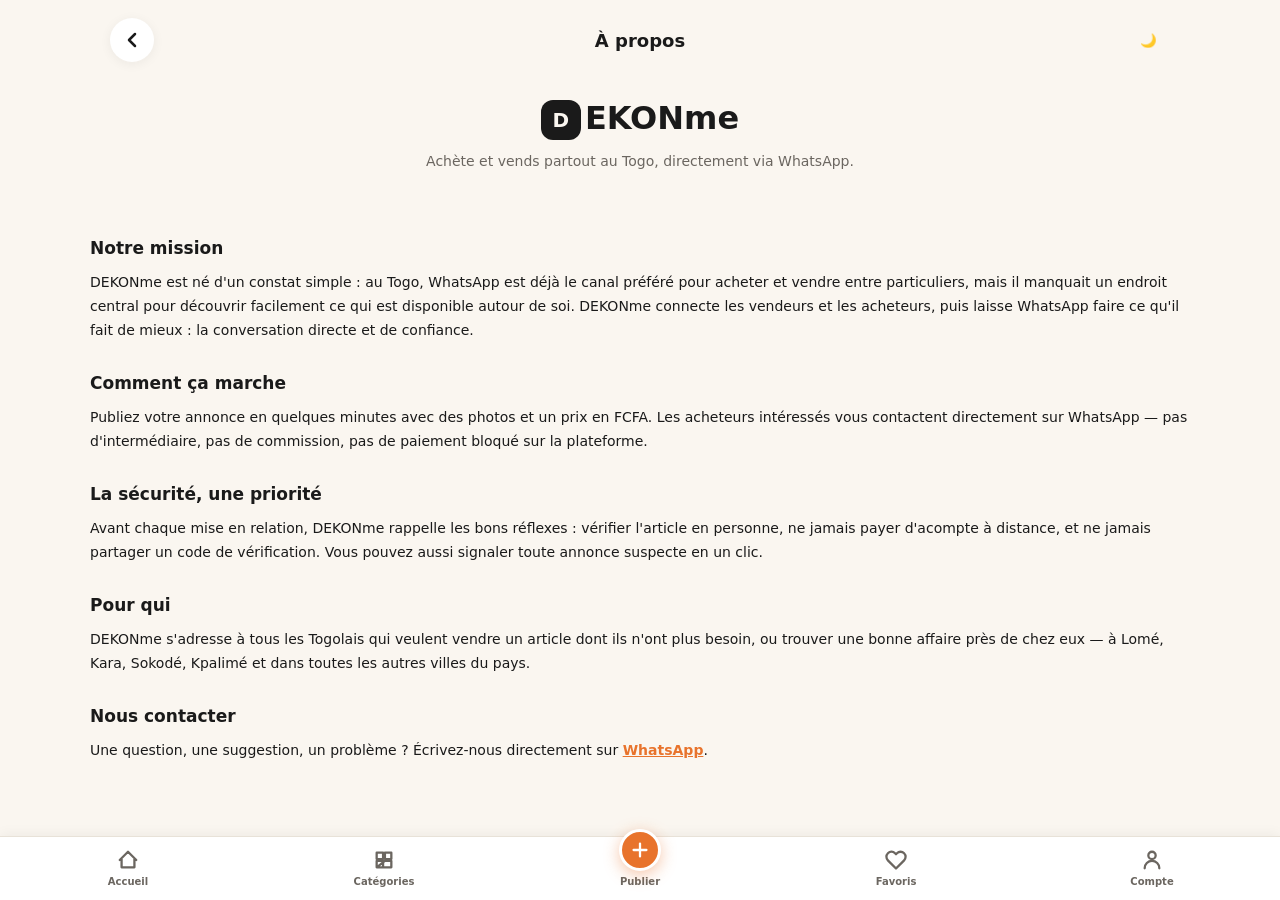
<file: a-propos.html>
<!DOCTYPE html>
<html lang="fr">
<head>
  <meta charset="UTF-8">
  <meta name="viewport" content="width=device-width, initial-scale=1.0, maximum-scale=1.0, user-scalable=no, viewport-fit=cover">
  <link rel="manifest" href="/manifest.json">
  <meta name="theme-color" content="#E8732C">
  <link rel="apple-touch-icon" href="/icons/icon-192.png">
  <meta name="description" content="DEKONme est la marketplace du Togo pour acheter et vendre facilement via WhatsApp.">
  <title>À propos — DEKONme</title>
  <link rel="stylesheet" href="/css/style.css">

  <style>
    .legal-content { padding: 8px 0 40px; }
    .legal-content h2 { font-size: 17px; font-weight: 800; margin: 28px 0 10px; color: var(--ink); }
    .legal-content h2:first-child { margin-top: 8px; }
    .legal-content p, .legal-content li { font-size: 14px; line-height: 1.7; color: var(--ink); margin-bottom: 10px; }
    .legal-content ul { padding-left: 20px; margin-bottom: 14px; }
    .legal-content a { color: var(--orange); font-weight: 600; text-decoration: underline; }
    .about-hero { text-align: center; padding: 16px 0 24px; }
    .about-hero .logo-big { font-size: 32px; font-weight: 800; margin-bottom: 8px; }
    .about-hero .logo-big .mark {
      display: inline-flex; width: 40px; height: 40px;
      background: var(--ink); color: var(--bg);
      border-radius: 12px; align-items: center; justify-content: center;
      font-size: 20px; vertical-align: middle; margin-right: 4px;
    }
    .about-hero p { color: var(--ink-soft); font-size: 14px; }
  </style>
</head>
<body>

<div class="topbar">
  <button class="icon-btn back-btn" onclick="history.length > 1 ? history.back() : window.location.href='/index.html'" aria-label="Retour">
    <svg width="24" height="24" viewBox="0 0 24 24" fill="none" stroke="currentColor" stroke-width="2.5" stroke-linecap="round" stroke-linejoin="round"><path d="M15 18l-6-6 6-6"/></svg>
  </button>
  <div class="page-title">À propos</div>
  <button id="themeToggleBtn" class="icon-btn" onclick="toggleTheme()" aria-label="Changer de thème">🌙</button>
</div>

<div class="container legal-content">
  <div class="about-hero">
    <div class="logo-big"><span class="mark">D</span>EKONme</div>
    <p>Achète et vends partout au Togo, directement via WhatsApp.</p>
  </div>

  <h2>Notre mission</h2>
  <p>DEKONme est né d'un constat simple : au Togo, WhatsApp est déjà le canal préféré pour acheter et vendre entre particuliers, mais il manquait un endroit central pour découvrir facilement ce qui est disponible autour de soi. DEKONme connecte les vendeurs et les acheteurs, puis laisse WhatsApp faire ce qu'il fait de mieux : la conversation directe et de confiance.</p>

  <h2>Comment ça marche</h2>
  <p>Publiez votre annonce en quelques minutes avec des photos et un prix en FCFA. Les acheteurs intéressés vous contactent directement sur WhatsApp — pas d'intermédiaire, pas de commission, pas de paiement bloqué sur la plateforme.</p>

  <h2>La sécurité, une priorité</h2>
  <p>Avant chaque mise en relation, DEKONme rappelle les bons réflexes : vérifier l'article en personne, ne jamais payer d'acompte à distance, et ne jamais partager un code de vérification. Vous pouvez aussi signaler toute annonce suspecte en un clic.</p>

  <h2>Pour qui</h2>
  <p>DEKONme s'adresse à tous les Togolais qui veulent vendre un article dont ils n'ont plus besoin, ou trouver une bonne affaire près de chez eux — à Lomé, Kara, Sokodé, Kpalimé et dans toutes les autres villes du pays.</p>

  <h2>Nous contacter</h2>
  <p>Une question, une suggestion, un problème ? Écrivez-nous directement sur <a href="https://wa.me/22899129916" target="_blank" rel="noopener noreferrer">WhatsApp</a>.</p>
</div>

<div class="bottom-nav" id="bottomNav"></div>

<script src="/js/supabase-config.js"></script>
<script src="/js/app.js"></script>
<script>
  document.addEventListener('DOMContentLoaded', () => {
    if (typeof renderBottomNav === 'function') renderBottomNav('');
  });
</script>
</body>
</html>
</file>
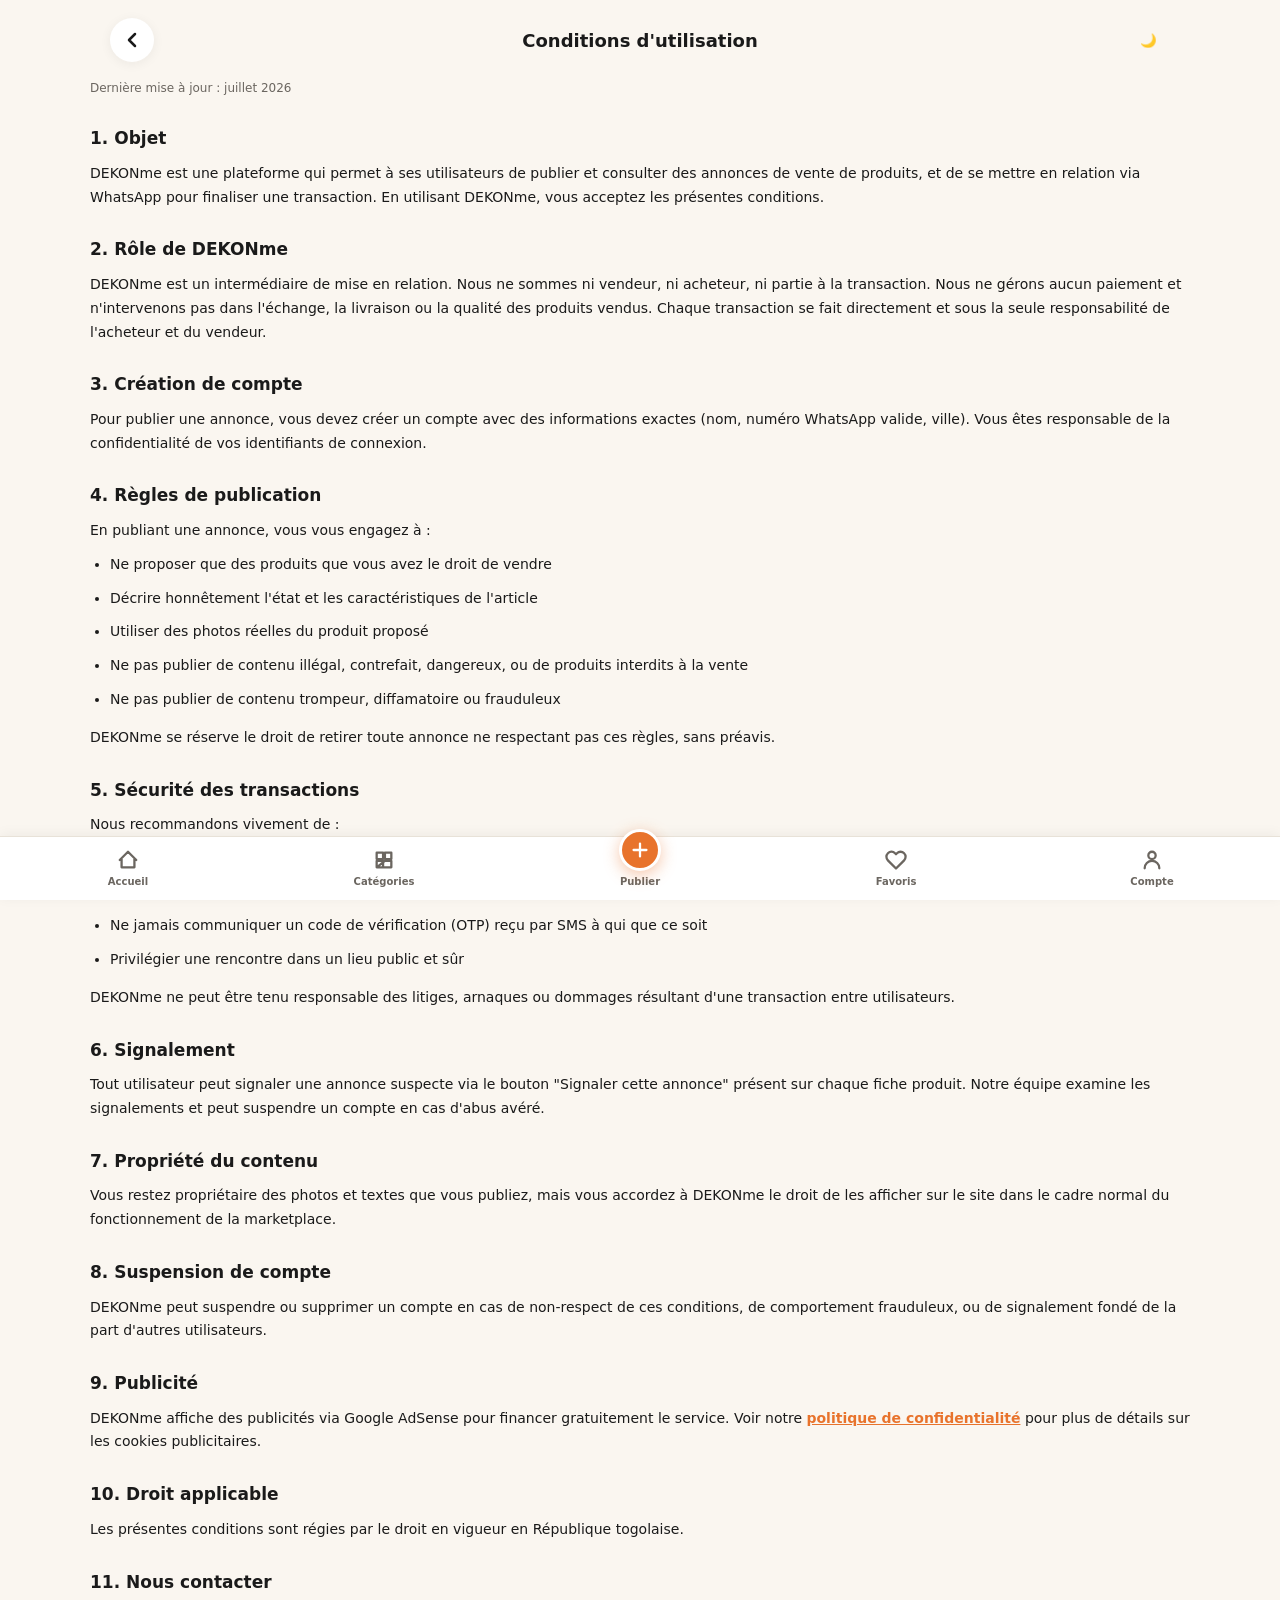
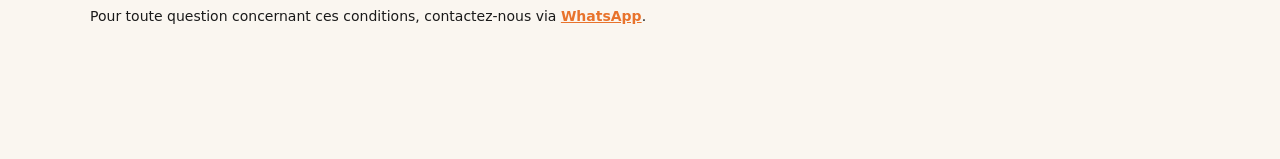
<file: conditions.html>
<!DOCTYPE html>
<html lang="fr">
<head>
  <meta charset="UTF-8">
  <meta name="viewport" content="width=device-width, initial-scale=1.0, maximum-scale=1.0, user-scalable=no, viewport-fit=cover">
  <link rel="manifest" href="/manifest.json">
  <meta name="theme-color" content="#E8732C">
  <link rel="apple-touch-icon" href="/icons/icon-192.png">
  <meta name="description" content="Conditions d'utilisation de DEKONme — règles d'usage du site et de la marketplace.">
  <title>Conditions d'utilisation — DEKONme</title>
  <link rel="stylesheet" href="/css/style.css">

  <style>
    .legal-content { padding: 8px 0 40px; }
    .legal-content h2 { font-size: 17px; font-weight: 800; margin: 28px 0 10px; color: var(--ink); }
    .legal-content h2:first-child { margin-top: 8px; }
    .legal-content p, .legal-content li { font-size: 14px; line-height: 1.7; color: var(--ink); margin-bottom: 10px; }
    .legal-content ul { padding-left: 20px; margin-bottom: 14px; }
    .legal-content .updated { font-size: 12px; color: var(--ink-soft); margin-bottom: 24px; }
    .legal-content a { color: var(--orange); font-weight: 600; text-decoration: underline; }
  </style>
</head>
<body>

<div class="topbar">
  <button class="icon-btn back-btn" onclick="history.length > 1 ? history.back() : window.location.href='/index.html'" aria-label="Retour">
    <svg width="24" height="24" viewBox="0 0 24 24" fill="none" stroke="currentColor" stroke-width="2.5" stroke-linecap="round" stroke-linejoin="round"><path d="M15 18l-6-6 6-6"/></svg>
  </button>
  <div class="page-title">Conditions d'utilisation</div>
  <button id="themeToggleBtn" class="icon-btn" onclick="toggleTheme()" aria-label="Changer de thème">🌙</button>
</div>

<div class="container legal-content">
  <p class="updated">Dernière mise à jour : juillet 2026</p>

  <h2>1. Objet</h2>
  <p>DEKONme est une plateforme qui permet à ses utilisateurs de publier et consulter des annonces de vente de produits, et de se mettre en relation via WhatsApp pour finaliser une transaction. En utilisant DEKONme, vous acceptez les présentes conditions.</p>

  <h2>2. Rôle de DEKONme</h2>
  <p>DEKONme est un intermédiaire de mise en relation. Nous ne sommes ni vendeur, ni acheteur, ni partie à la transaction. Nous ne gérons aucun paiement et n'intervenons pas dans l'échange, la livraison ou la qualité des produits vendus. Chaque transaction se fait directement et sous la seule responsabilité de l'acheteur et du vendeur.</p>

  <h2>3. Création de compte</h2>
  <p>Pour publier une annonce, vous devez créer un compte avec des informations exactes (nom, numéro WhatsApp valide, ville). Vous êtes responsable de la confidentialité de vos identifiants de connexion.</p>

  <h2>4. Règles de publication</h2>
  <p>En publiant une annonce, vous vous engagez à :</p>
  <ul>
    <li>Ne proposer que des produits que vous avez le droit de vendre</li>
    <li>Décrire honnêtement l'état et les caractéristiques de l'article</li>
    <li>Utiliser des photos réelles du produit proposé</li>
    <li>Ne pas publier de contenu illégal, contrefait, dangereux, ou de produits interdits à la vente</li>
    <li>Ne pas publier de contenu trompeur, diffamatoire ou frauduleux</li>
  </ul>
  <p>DEKONme se réserve le droit de retirer toute annonce ne respectant pas ces règles, sans préavis.</p>

  <h2>5. Sécurité des transactions</h2>
  <p>Nous recommandons vivement de :</p>
  <ul>
    <li>Ne jamais verser d'acompte avant d'avoir vu et vérifié l'article en personne</li>
    <li>Toujours vérifier l'article avant de finaliser un paiement</li>
    <li>Ne jamais communiquer un code de vérification (OTP) reçu par SMS à qui que ce soit</li>
    <li>Privilégier une rencontre dans un lieu public et sûr</li>
  </ul>
  <p>DEKONme ne peut être tenu responsable des litiges, arnaques ou dommages résultant d'une transaction entre utilisateurs.</p>

  <h2>6. Signalement</h2>
  <p>Tout utilisateur peut signaler une annonce suspecte via le bouton "Signaler cette annonce" présent sur chaque fiche produit. Notre équipe examine les signalements et peut suspendre un compte en cas d'abus avéré.</p>

  <h2>7. Propriété du contenu</h2>
  <p>Vous restez propriétaire des photos et textes que vous publiez, mais vous accordez à DEKONme le droit de les afficher sur le site dans le cadre normal du fonctionnement de la marketplace.</p>

  <h2>8. Suspension de compte</h2>
  <p>DEKONme peut suspendre ou supprimer un compte en cas de non-respect de ces conditions, de comportement frauduleux, ou de signalement fondé de la part d'autres utilisateurs.</p>

  <h2>9. Publicité</h2>
  <p>DEKONme affiche des publicités via Google AdSense pour financer gratuitement le service. Voir notre <a href="/confidentialite.html">politique de confidentialité</a> pour plus de détails sur les cookies publicitaires.</p>

  <h2>10. Droit applicable</h2>
  <p>Les présentes conditions sont régies par le droit en vigueur en République togolaise.</p>

  <h2>11. Nous contacter</h2>
  <p>Pour toute question concernant ces conditions, contactez-nous via <a href="https://wa.me/22899129916" target="_blank" rel="noopener noreferrer">WhatsApp</a>.</p>
</div>

<div class="bottom-nav" id="bottomNav"></div>

<script src="/js/supabase-config.js"></script>
<script src="/js/app.js"></script>
<script>
  document.addEventListener('DOMContentLoaded', () => {
    if (typeof renderBottomNav === 'function') renderBottomNav('');
  });
</script>
</body>
</html>
</file>
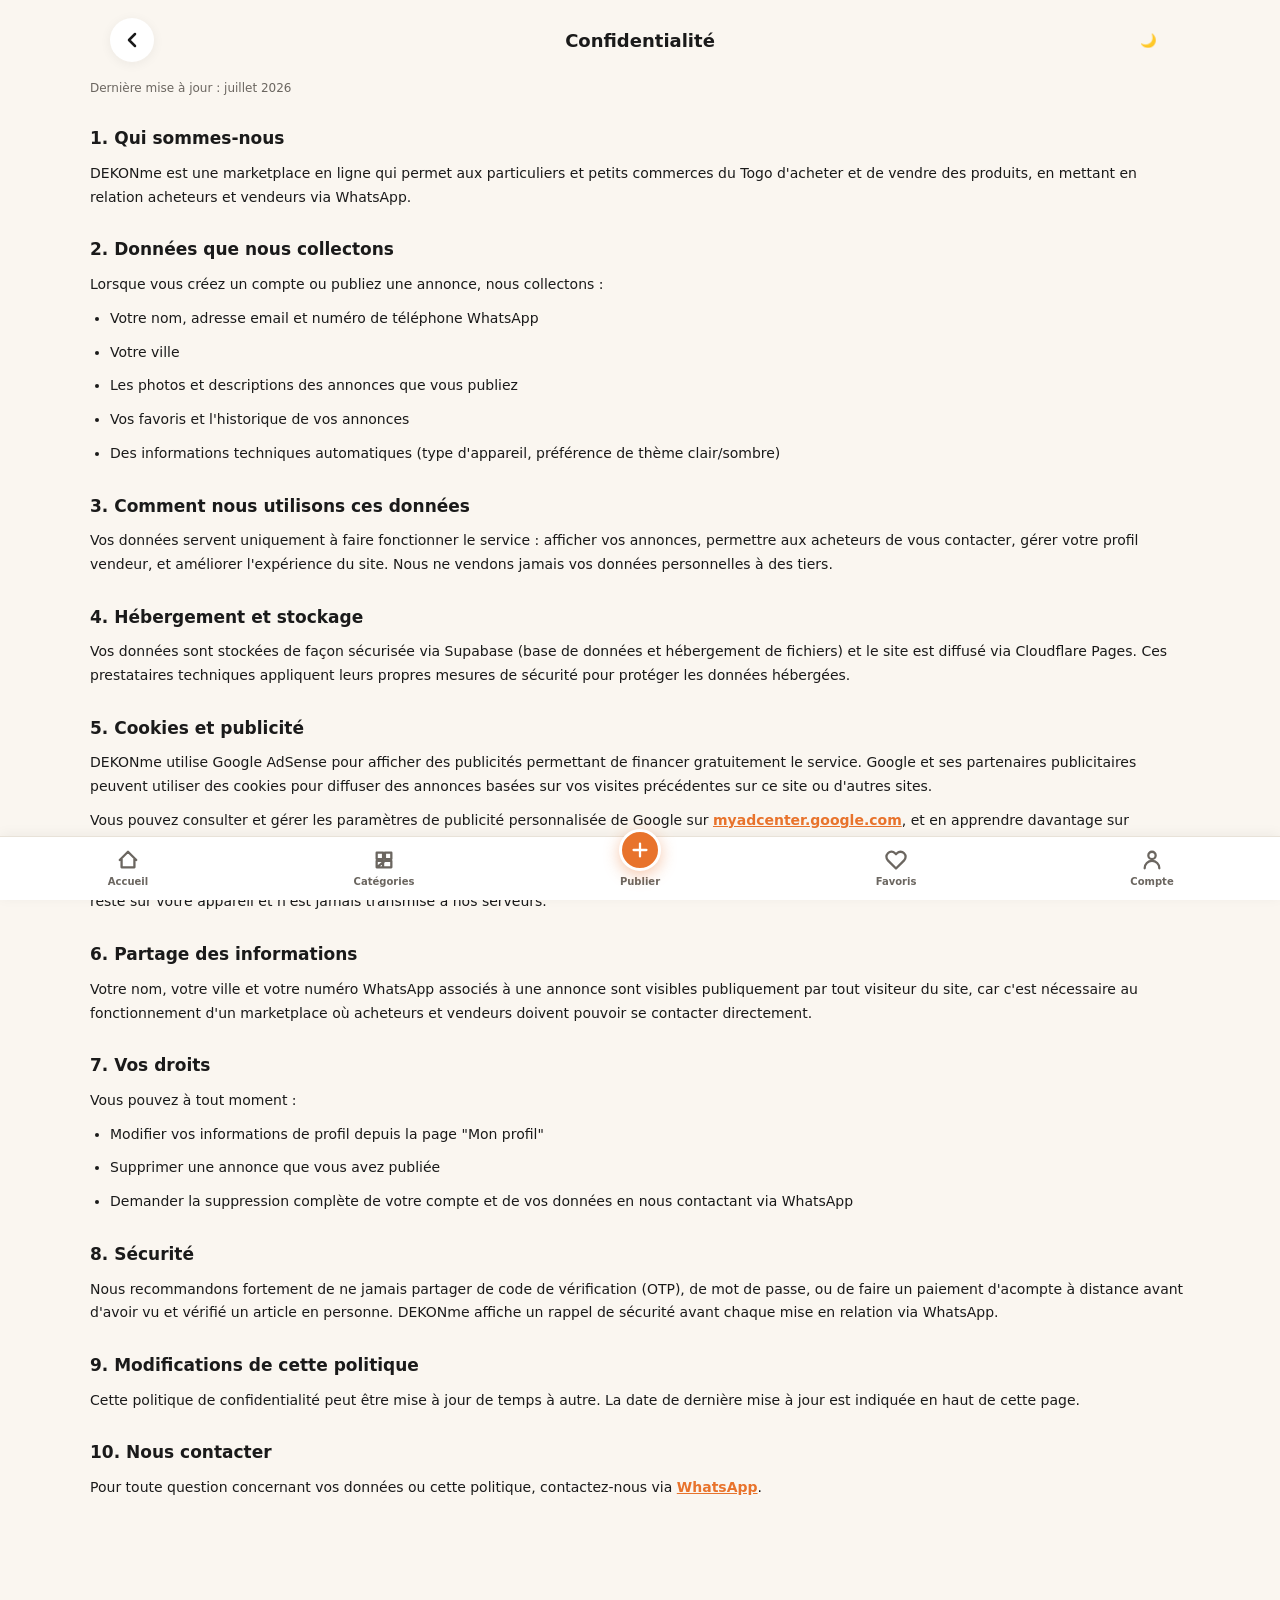
<file: confidentialite.html>
<!DOCTYPE html>
<html lang="fr">
<head>
  <meta charset="UTF-8">
  <meta name="viewport" content="width=device-width, initial-scale=1.0, maximum-scale=1.0, user-scalable=no, viewport-fit=cover">
  <link rel="manifest" href="/manifest.json">
  <meta name="theme-color" content="#E8732C">
  <link rel="apple-touch-icon" href="/icons/icon-192.png">
  <meta name="description" content="Politique de confidentialité de DEKONme — comment vos données sont collectées, utilisées et protégées.">
  <title>Politique de confidentialité — DEKONme</title>
  <link rel="stylesheet" href="/css/style.css">

  <style>
    .legal-content { padding: 8px 0 40px; }
    .legal-content h2 { font-size: 17px; font-weight: 800; margin: 28px 0 10px; color: var(--ink); }
    .legal-content h2:first-child { margin-top: 8px; }
    .legal-content p, .legal-content li { font-size: 14px; line-height: 1.7; color: var(--ink); margin-bottom: 10px; }
    .legal-content ul { padding-left: 20px; margin-bottom: 14px; }
    .legal-content .updated { font-size: 12px; color: var(--ink-soft); margin-bottom: 24px; }
    .legal-content a { color: var(--orange); font-weight: 600; text-decoration: underline; }
  </style>
</head>
<body>

<div class="topbar">
  <button class="icon-btn back-btn" onclick="history.length > 1 ? history.back() : window.location.href='/index.html'" aria-label="Retour">
    <svg width="24" height="24" viewBox="0 0 24 24" fill="none" stroke="currentColor" stroke-width="2.5" stroke-linecap="round" stroke-linejoin="round"><path d="M15 18l-6-6 6-6"/></svg>
  </button>
  <div class="page-title">Confidentialité</div>
  <button id="themeToggleBtn" class="icon-btn" onclick="toggleTheme()" aria-label="Changer de thème">🌙</button>
</div>

<div class="container legal-content">
  <p class="updated">Dernière mise à jour : juillet 2026</p>

  <h2>1. Qui sommes-nous</h2>
  <p>DEKONme est une marketplace en ligne qui permet aux particuliers et petits commerces du Togo d'acheter et de vendre des produits, en mettant en relation acheteurs et vendeurs via WhatsApp.</p>

  <h2>2. Données que nous collectons</h2>
  <p>Lorsque vous créez un compte ou publiez une annonce, nous collectons :</p>
  <ul>
    <li>Votre nom, adresse email et numéro de téléphone WhatsApp</li>
    <li>Votre ville</li>
    <li>Les photos et descriptions des annonces que vous publiez</li>
    <li>Vos favoris et l'historique de vos annonces</li>
    <li>Des informations techniques automatiques (type d'appareil, préférence de thème clair/sombre)</li>
  </ul>

  <h2>3. Comment nous utilisons ces données</h2>
  <p>Vos données servent uniquement à faire fonctionner le service : afficher vos annonces, permettre aux acheteurs de vous contacter, gérer votre profil vendeur, et améliorer l'expérience du site. Nous ne vendons jamais vos données personnelles à des tiers.</p>

  <h2>4. Hébergement et stockage</h2>
  <p>Vos données sont stockées de façon sécurisée via Supabase (base de données et hébergement de fichiers) et le site est diffusé via Cloudflare Pages. Ces prestataires techniques appliquent leurs propres mesures de sécurité pour protéger les données hébergées.</p>

  <h2>5. Cookies et publicité</h2>
  <p>DEKONme utilise Google AdSense pour afficher des publicités permettant de financer gratuitement le service. Google et ses partenaires publicitaires peuvent utiliser des cookies pour diffuser des annonces basées sur vos visites précédentes sur ce site ou d'autres sites.</p>
  <p>Vous pouvez consulter et gérer les paramètres de publicité personnalisée de Google sur <a href="https://myadcenter.google.com" target="_blank" rel="noopener noreferrer">myadcenter.google.com</a>, et en apprendre davantage sur l'utilisation des données publicitaires par Google via <a href="https://policies.google.com/technologies/ads" target="_blank" rel="noopener noreferrer">policies.google.com/technologies/ads</a>.</p>
  <p>Nous utilisons également le stockage local de votre navigateur (localStorage) pour mémoriser votre préférence de thème clair/sombre — cette information reste sur votre appareil et n'est jamais transmise à nos serveurs.</p>

  <h2>6. Partage des informations</h2>
  <p>Votre nom, votre ville et votre numéro WhatsApp associés à une annonce sont visibles publiquement par tout visiteur du site, car c'est nécessaire au fonctionnement d'un marketplace où acheteurs et vendeurs doivent pouvoir se contacter directement.</p>

  <h2>7. Vos droits</h2>
  <p>Vous pouvez à tout moment :</p>
  <ul>
    <li>Modifier vos informations de profil depuis la page "Mon profil"</li>
    <li>Supprimer une annonce que vous avez publiée</li>
    <li>Demander la suppression complète de votre compte et de vos données en nous contactant via WhatsApp</li>
  </ul>

  <h2>8. Sécurité</h2>
  <p>Nous recommandons fortement de ne jamais partager de code de vérification (OTP), de mot de passe, ou de faire un paiement d'acompte à distance avant d'avoir vu et vérifié un article en personne. DEKONme affiche un rappel de sécurité avant chaque mise en relation via WhatsApp.</p>

  <h2>9. Modifications de cette politique</h2>
  <p>Cette politique de confidentialité peut être mise à jour de temps à autre. La date de dernière mise à jour est indiquée en haut de cette page.</p>

  <h2>10. Nous contacter</h2>
  <p>Pour toute question concernant vos données ou cette politique, contactez-nous via <a href="https://wa.me/22899129916" target="_blank" rel="noopener noreferrer">WhatsApp</a>.</p>
</div>

<div class="bottom-nav" id="bottomNav"></div>

<script src="/js/supabase-config.js"></script>
<script src="/js/app.js"></script>
<script>
  document.addEventListener('DOMContentLoaded', () => {
    if (typeof renderBottomNav === 'function') renderBottomNav('');
  });
</script>
</body>
</html>
</file>
<file: css/style.css>
/* ============================================= */
/* DEKONme — style.css v4.6 (Production)        */
/* Design system factorisé + Sécurité Mobile    */
/* Marketplace du Togo — 100% mobile-first      */
/* CORRECTIFS v4.6:                             */
/*   - ✅ Fix: container-width laissait un cadre */
/*     vide autour du contenu sur mobile (92vw   */
/*     appliqué partout au lieu du desktop only) */
/* CORRECTIFS v4.5:                             */
/*   - ✅ Fix: html sans hauteur/fond            */
/*   - ✅ Fix: touch-action bloquait le scroll   */
/* CORRECTIFS v4.4:                             */
/*   - ✅ Breakpoints TABLET & DESKTOP           */
/*   - ✅ Grille responsive: 2/3/4/5 colonnes    */
/*   - ✅ Images bien dimensionnées              */
/*   - ✅ Max-width sur desktop                  */
/*   - ✅ Gaps optimisés par écran               */
/* ============================================= */

:root {
  --bg:           #FAF6F0;
  --bg-soft:      #F0EBE3;
  --ink:          #1A1A1A;
  --ink-soft:     #6B6660;
  --orange:       #E8732C;
  --orange-deep:  #C75F1E;
  --orange-light: #F5A85C;
  --white:        #FFFFFF;
  --whatsapp:     #25D366;
  --whatsapp-deep:#1DA851;
  --border:       #E8E2D8;
  --error:        #C0392B;
  --success:      #27AE60;
  --shadow:       0 2px 12px rgba(26,26,26,0.06);
  --shadow-lift:  0 8px 24px rgba(26,26,26,0.10);
  --shadow-deep:  0 12px 40px rgba(26,26,26,0.15);
  --radius-card:  18px;
  --radius-pill:  999px;
  --nav-height:   64px;
  /* FIX : sur mobile, le conteneur doit prendre 100% de la largeur —
     l'ancien "clamp(320px, 92vw, 1100px)" appliqué à toutes les tailles
     d'écran laissait un cadre vide visible autour du contenu (~71px de
     marge cumulée sur un téléphone de 390px, en comptant le padding du
     .container en plus). La contrainte 92vw/1100px ne s'applique
     maintenant qu'à partir de 640px (tablette et plus) via la media
     query juste en dessous. */
  --container-width: 100%;
  --transition:   all 0.25s cubic-bezier(0.4, 0, 0.2, 1);
}

@media (min-width: 640px) {
  :root {
    --container-width: clamp(320px, 92vw, 1100px);
  }
}

/* ==================== MODE SOMBRE AUTO ==================== */
@media (prefers-color-scheme: dark) {
  :root:not(.light) {
    --bg:        #0F0F0F;
    --bg-soft:   #1A1A1A;
    --ink:       #F0ECE6;
    --ink-soft:  #9E9890;
    --white:     #1E1E1E;
    --border:    #2A2A2A;
    --shadow:      0 2px 12px rgba(0,0,0,0.3);
    --shadow-lift: 0 8px 24px rgba(0,0,0,0.4);
    --shadow-deep: 0 12px 40px rgba(0,0,0,0.5);
  }
}

html.dark {
  --bg:        #0F0F0F;
  --bg-soft:   #1A1A1A;
  --ink:       #F0ECE6;
  --ink-soft:  #9E9890;
  --white:     #1E1E1E;
  --border:    #2A2A2A;
  --shadow:      0 2px 12px rgba(0,0,0,0.3);
  --shadow-lift: 0 8px 24px rgba(0,0,0,0.4);
  --shadow-deep: 0 12px 40px rgba(0,0,0,0.5);
}

html.light {
  --bg:        #FAF6F0;
  --bg-soft:   #F0EBE3;
  --ink:       #1A1A1A;
  --ink-soft:  #6B6660;
  --white:     #FFFFFF;
  --border:    #E8E2D8;
  --shadow:      0 2px 12px rgba(26,26,26,0.06);
  --shadow-lift: 0 8px 24px rgba(26,26,26,0.10);
  --shadow-deep: 0 12px 40px rgba(26,26,26,0.15);
}

/* ==================== RESET & BASE ==================== */
*, *::before, *::after { margin: 0; padding: 0; box-sizing: border-box; }

/* FIX: html avait ni hauteur ni fond -> espace vide visible quand le
   contenu est plus court que l'écran (peu d'annonces, desktop large, etc.) */
html {
  overflow-x: hidden;
  height: 100%;
  background: var(--bg);
}

body {
  font-family: -apple-system, BlinkMacSystemFont, 'Segoe UI', system-ui, sans-serif;
  background: var(--bg);
  color: var(--ink);
  line-height: 1.5;
  padding-bottom: calc(var(--nav-height) + 16px + env(safe-area-inset-bottom));
  overflow-x: hidden;
  width: 100%;
  min-height: 100vh;
  min-height: 100dvh;
  transition: background-color 0.3s ease, color 0.3s ease;
}
a       { color: inherit; text-decoration: none; }
button  { font-family: inherit; cursor: pointer; }
img     { display: block; max-width: 100%; height: auto; }

/* ==================== KEYFRAMES ==================== */
@keyframes fadeUp      { from { opacity: 0; transform: translateY(16px); }  to { opacity: 1; transform: translateY(0); } }
@keyframes fadeIn      { from { opacity: 0; }                                to { opacity: 1; } }
@keyframes slideDown   { from { opacity: 0; transform: translateY(-12px); } to { opacity: 1; transform: translateY(0); } }
@keyframes slideUp     { from { opacity: 0; transform: translateY(20px); }  to { opacity: 1; transform: translateY(0); } }
@keyframes slideInLeft { from { opacity: 0; transform: translateX(-16px); } to { opacity: 1; transform: translateX(0); } }
@keyframes bounce      { 0%, 100% { transform: translateY(0); }  50% { transform: translateY(-6px); } }
@keyframes pulse       { 0%, 100% { opacity: 1; }  50% { opacity: 0.6; } }
@keyframes spin        { from { transform: rotate(0deg); } to { transform: rotate(360deg); } }
@keyframes float       { 0%, 100% { transform: translateY(0px); } 50% { transform: translateY(-6px); } }
@keyframes stickerPop  { 0% { opacity: 0; transform: scale(0.5) rotate(-15deg); } 100% { opacity: 1; transform: scale(1) rotate(0deg); } }
@keyframes bounceIn    { 0% { opacity: 0; transform: scale(0.4); } 70% { transform: scale(1.1); } 100% { opacity: 1; transform: scale(1); } }
@keyframes modalSlideUp{ from { opacity: 0; transform: translateY(30px); } to { opacity: 1; transform: translateY(0); } }

/* ==================== FORMULAIRES ==================== */
input, textarea {
  width: 100%;
  padding: 14px 16px;
  margin-bottom: 14px;
  background: var(--white) !important;
  border: 2px solid var(--border) !important;
  border-radius: 12px;
  font-size: 14px;
  color: var(--ink) !important;
  outline: none;
  transition: var(--transition);
  font-family: inherit;
}

select {
  width: 100%;
  padding: 14px 40px 14px 16px;
  margin-bottom: 14px;
  background: var(--white) !important;
  border: 2px solid var(--border) !important;
  border-radius: 12px;
  font-size: 14px;
  color: var(--ink) !important;
  outline: none;
  transition: var(--transition);
  font-family: inherit;
  appearance: none;
  -webkit-appearance: none;
  background-image: url("data:image/svg+xml,%3Csvg xmlns='http://www.w3.org/2000/svg' width='12' height='8' viewBox='0 0 12 8'%3E%3Cpath d='M1 1l5 5 5-5' stroke='%236B6660' stroke-width='1.5' fill='none' stroke-linecap='round'/%3E%3C/svg%3E") !important;
  background-repeat: no-repeat !important;
  background-position: right 14px center !important;
}

input:focus, select:focus, textarea:focus {
  border-color: var(--orange) !important;
  box-shadow: 0 0 0 4px rgba(232, 115, 44, 0.15);
}

/* ==================== CONTAINER & TOPBAR ==================== */
.container {
  max-width: var(--container-width);
  margin: 0 auto;
  padding: 0 20px;
}

.topbar {
  display: flex;
  align-items: center;
  justify-content: space-between;
  padding: calc(18px + env(safe-area-inset-top)) 20px 8px;
  max-width: var(--container-width);
  margin: 0 auto;
  gap: 12px;
  animation: slideDown 0.4s ease-out;
}

.topbar .icon-btn {
  background: none;
  border: none;
  color: var(--ink);
  width: 44px;
  height: 44px;
  display: flex;
  align-items: center;
  justify-content: center;
  transition: var(--transition);
}

.topbar .icon-btn svg { width: 24px; height: 24px; transition: var(--transition); }
.topbar .icon-btn:hover svg { transform: scale(1.1); color: var(--orange); }

.topbar .back-btn { border-radius: var(--radius-pill); background: var(--white); box-shadow: var(--shadow); }
.topbar .back-btn:hover { box-shadow: var(--shadow-lift); transform: translateY(-2px); }

.topbar .logo {
  font-size: 20px;
  font-weight: 800;
  letter-spacing: -0.5px;
  display: flex;
  align-items: center;
  gap: 6px;
}

.topbar .logo .mark {
  width: 30px; height: 30px;
  background: var(--ink); color: var(--bg);
  border-radius: 9px;
  display: flex; align-items: center; justify-content: center;
  font-size: 15px;
  animation: stickerPop 0.5s ease-out;
}

.topbar .page-title { font-size: 18px; font-weight: 700; flex: 1; text-align: center; color: var(--ink); }
.badge-dot { position: absolute; width: 8px; height: 8px; background: var(--orange); border-radius: 50%; top: 10px; right: 10px; }

/* Logo wrapper */
.logo-wrapper {
  display: flex;
  align-items: center;
  gap: 8px;
  flex: 1;
  justify-content: flex-start;
  min-width: 0;
}
.logo-wrapper .logo { white-space: nowrap; overflow: hidden; text-overflow: ellipsis; }

/* ==================== BOUTON PWA ==================== */
.pwa-install-btn {
  width: 44px;
  height: 44px;
  display: flex;
  align-items: center;
  justify-content: center;
  background: none;
  border: none;
  color: var(--ink);
  border-radius: 50%;
  transition: var(--transition);
  flex-shrink: 0;
}

.pwa-install-btn:hover {
  background: rgba(232, 115, 44, 0.1);
  color: var(--orange);
  transform: scale(1.08);
}

.pwa-install-btn:active { transform: scale(0.95); }
.pwa-install-btn:focus-visible {
  outline: 2px solid var(--orange);
  outline-offset: 2px;
}
.pwa-install-btn svg { width: 22px; height: 22px; }

/* ==================== TOAST SYSTÈME ==================== */
.app-toast {
  position: fixed;
  bottom: calc(var(--nav-height) + 16px);
  left: 50%;
  transform: translateX(-50%) translateY(20px);
  background: var(--ink);
  color: var(--bg);
  padding: 10px 20px;
  border-radius: var(--radius-pill);
  font-size: 13px;
  font-weight: 600;
  z-index: 3000;
  opacity: 0;
  pointer-events: none;
  transition: opacity 0.25s ease, transform 0.25s ease;
  white-space: nowrap;
  max-width: 90vw;
  text-align: center;
  box-shadow: var(--shadow-lift);
}

.app-toast.show {
  opacity: 1;
  transform: translateX(-50%) translateY(0);
}

.app-toast.toast-success { background: var(--success); color: #fff; }
.app-toast.toast-error   { background: var(--error);   color: #fff; }
.app-toast.toast-info    { background: #2196F3;         color: #fff; }

/* ==================== HERO, SEARCH, BRAND GRID, SECTION HEAD ==================== */

.hero { padding: 8px 20px 28px; max-width: var(--container-width); margin: 0 auto; animation: fadeUp 0.5s ease-out; }
.hero h1 { font-size: 30px; font-weight: 800; line-height: 1.15; letter-spacing: -0.5px; margin-bottom: 10px; color: var(--ink); }
.hero h1 .accent { color: var(--orange); display: inline-block; animation: float 3s ease-in-out infinite; }
.hero p { color: var(--ink-soft); font-size: 15px; max-width: 320px; margin-bottom: 18px; }

.search-container { position: relative; }
.search {
  display: flex; align-items: center; gap: 10px;
  background: var(--white); border: 2px solid var(--border);
  border-radius: var(--radius-pill);
  padding: 6px 6px 6px 18px;
  box-shadow: var(--shadow); transition: var(--transition);
}
.search:focus-within { border-color: var(--orange); box-shadow: 0 0 0 4px rgba(232, 115, 44, 0.1); }
.search input {
  flex: 1; border: none !important; background: transparent !important;
  outline: none; font-size: 15px; color: var(--ink) !important;
  margin-bottom: 0; padding: 0;
}
.search button {
  width: 40px; height: 40px; border-radius: 50%;
  background: var(--ink); color: var(--bg); border: none;
  display: flex; align-items: center; justify-content: center;
  flex-shrink: 0; transition: var(--transition);
}
.search button:hover { background: var(--orange); transform: scale(1.05); }

.brand-grid { display: grid; grid-template-columns: repeat(2, 1fr); gap: 12px; margin-bottom: 24px; }
@media (min-width: 480px) { .brand-grid { grid-template-columns: repeat(3, 1fr); } }
@media (min-width: 768px) { .brand-grid { grid-template-columns: repeat(4, 1fr); } }
@media (min-width: 1024px) { .brand-grid { grid-template-columns: repeat(5, 1fr); } }

.brand-tile {
  display: flex; flex-direction: column; align-items: center;
  gap: 8px; cursor: pointer; text-align: center;
  padding: 12px; border-radius: var(--radius-card); transition: var(--transition);
}
.brand-tile:hover { background: var(--bg-soft); transform: translateY(-4px); }
.brand-tile .icon {
  width: 56px; height: 56px; border-radius: 16px;
  display: flex; align-items: center; justify-content: center;
  font-size: 24px; transition: var(--transition); animation: stickerPop 0.5s ease-out;
}
.brand-tile:hover .icon { transform: scale(1.1) rotate(5deg); }
.brand-tile span { font-size: 12px; font-weight: 600; color: var(--ink); }

.section-head { display: flex; align-items: center; justify-content: space-between; margin: 28px 0 16px; padding: 0 4px; }
.section-head h3 { font-size: 16px; font-weight: 800; letter-spacing: -0.3px; color: var(--ink); }
.see-all { font-size: 13px; font-weight: 700; color: var(--orange); cursor: pointer; padding: 4px 8px; border-radius: 6px; transition: var(--transition); }
.see-all:hover { background: rgba(232, 115, 44, 0.1); color: var(--orange-deep); }

/* ==================== PRODUCT GRID — RESPONSIVE COMPLÈTE ==================== */
.product-grid {
  display: grid;
  grid-template-columns: repeat(2, 1fr);
  gap: 16px;
  padding-bottom: 20px;
}

/* Petits téléphones */
@media (max-width: 480px) { 
  .product-grid { 
    grid-template-columns: repeat(2, 1fr);
    gap: 12px;
  } 
}

/* Grands téléphones / Petite tablette */
@media (min-width: 480px) and (max-width: 767px) { 
  .product-grid { 
    grid-template-columns: repeat(3, 1fr);
    gap: 14px;
  } 
}

/* Tablette */
@media (min-width: 768px) and (max-width: 1023px) { 
  .product-grid { 
    grid-template-columns: repeat(4, 1fr);
    gap: 16px;
  } 
}

/* Bureau standard */
@media (min-width: 1024px) and (max-width: 1439px) { 
  .product-grid { 
    grid-template-columns: repeat(5, 1fr);
    gap: 18px;
    max-width: 1200px;
    margin: 0 auto;
  } 
}

/* Grand bureau */
@media (min-width: 1440px) { 
  .product-grid { 
    grid-template-columns: repeat(6, 1fr);
    gap: 20px;
    max-width: 1400px;
    margin: 0 auto;
  } 
}

/* ==================== PRODUCT CARD ==================== */
.product-card {
  background: var(--white); border-radius: var(--radius-card);
  border: 1px solid var(--border); overflow: hidden; cursor: pointer;
  box-shadow: var(--shadow); transition: var(--transition);
  display: flex; flex-direction: column; height: 100%;
  animation: fadeUp 0.4s ease-out;
}
.product-card:hover { transform: translateY(-6px); box-shadow: var(--shadow-lift); }

.product-card .img-wrap { position: relative; background: var(--bg-soft); overflow: hidden; }
.product-card img { width: 100%; height: 150px; object-fit: cover; transition: var(--transition); }
.product-card:hover img { transform: scale(1.05); }

.fav-btn {
  position: absolute; top: 10px; right: 10px;
  width: 36px; height: 36px; border-radius: 50%;
  background: rgba(255, 255, 255, 0.95);
  border: 2px solid var(--white);
  display: flex; align-items: center; justify-content: center;
  color: #1A1A1A;
  -webkit-backdrop-filter: blur(8px);
  backdrop-filter: blur(8px);
  transition: var(--transition); box-shadow: var(--shadow);
}
.fav-btn.active { color: var(--orange); }

.sold-badge {
  position: absolute; top: 10px; left: 10px;
  background: rgba(26, 26, 26, 0.9); color: var(--white);
  font-size: 10px; font-weight: 800;
  padding: 6px 12px; border-radius: var(--radius-pill);
}

.product-info { padding: 12px 14px 14px; flex: 1; display: flex; flex-direction: column; }
.product-info h4 {
  font-size: 14px; font-weight: 700; line-height: 1.3;
  margin-bottom: 6px; color: var(--ink);
  display: -webkit-box;
  -webkit-line-clamp: 2;
  line-clamp: 2;
  -webkit-box-orient: vertical;
  overflow: hidden;
}
.product-info .price-row { display: flex; align-items: center; justify-content: space-between; margin-top: auto; }
.product-info .price { color: var(--orange); font-weight: 800; font-size: 15px; }
.product-info .meta { font-size: 11px; color: var(--ink-soft); margin-top: 4px; }

/* ==================== PROFIL, MENU & BRAND ROWS ==================== */
.profile-header { display: flex; align-items: center; gap: 16px; padding: 20px 0 8px; }
.profile-avatar {
  width: 64px; height: 64px; border-radius: 50%; background: var(--bg-soft);
  display: flex; align-items: center; justify-content: center;
  font-size: 28px; flex-shrink: 0; animation: stickerPop 0.5s ease-out;
}
.profile-header h2 { font-size: 18px; font-weight: 800; margin-bottom: 2px; color: var(--ink); }
.profile-header p  { font-size: 13px; color: var(--ink-soft); }

.menu-list, .brand-list { display: flex; flex-direction: column; gap: 10px; margin-top: 20px; }
.menu-row, .brand-row {
  display: flex; align-items: center; gap: 14px;
  background: var(--white); border: 1px solid var(--border);
  border-radius: var(--radius-card); padding: 14px 16px;
  cursor: pointer; box-shadow: var(--shadow); transition: var(--transition);
  animation: slideInLeft 0.4s ease-out;
}
.menu-row:hover, .brand-row:hover { background: var(--bg-soft); transform: translateX(4px); box-shadow: var(--shadow-lift); }
.menu-row-icon, .brand-row .icon { font-size: 18px; color: var(--ink-soft); }
.menu-row-label, .brand-row .info h4 { flex: 1; font-size: 14px; font-weight: 600; color: var(--ink); }
.brand-row .info p { font-size: 12px; color: var(--ink-soft); }
.menu-row .chevron, .brand-row .chevron { color: var(--ink-soft); transition: var(--transition); }
.menu-row:hover .chevron, .brand-row:hover .chevron { color: var(--orange); transform: translateX(4px); }

/* ==================== BOUTONS ==================== */
.toolbar { display: flex; gap: 10px; padding: 16px 0; flex-wrap: wrap; }
.toolbar button {
  display: flex; align-items: center; gap: 6px;
  padding: 10px 14px; background: var(--white);
  border: 1.5px solid var(--border); border-radius: 12px;
  font-size: 13px; font-weight: 600; transition: var(--transition); color: var(--ink);
}
.toolbar button:hover { border-color: var(--orange); color: var(--orange); }

.btn {
  border: none; border-radius: var(--radius-pill);
  font-weight: 700; font-size: 14px; padding: 14px 20px;
  display: flex; align-items: center; justify-content: center;
  gap: 8px; transition: var(--transition); white-space: nowrap;
}
.btn:hover { transform: translateY(-2px); box-shadow: 0 4px 16px rgba(0, 0, 0, 0.12); }
.btn-primary  { background: var(--ink);      color: var(--bg);    }
.btn-primary:hover { background: var(--orange); }
.btn-outline  { background: transparent; border: 2px solid var(--orange); color: var(--orange); }
.btn-outline:hover { background: var(--orange); color: var(--white); }
.btn-whatsapp { background: var(--whatsapp); color: var(--white); flex: 1; }
.btn-whatsapp:hover { background: var(--whatsapp-deep); }
.btn-block    { width: 100%; }

/* ==================== MODAL & BOTTOM NAV ==================== */
.modal { position: fixed; inset: 0; -webkit-backdrop-filter: blur(3px); backdrop-filter: blur(3px); background: rgba(26, 26, 26, 0.5); display: none; align-items: flex-end; justify-content: center; z-index: 2000; }
@media (min-width: 600px) { .modal { align-items: center; } }
.modal.open { display: flex; animation: fadeIn 0.3s ease-out; }

.modal-content {
  background: var(--white); width: 100%; max-width: 480px;
  padding: 28px 24px 32px; border-radius: 24px 24px 0 0;
  border: 1px solid var(--border); position: relative;
  animation: modalSlideUp 0.4s cubic-bezier(0.34, 1.56, 0.64, 1);
}
@media (min-width: 600px) { .modal-content { border-radius: 24px; } }

.modal-close {
  position: absolute; top: 18px; right: 18px;
  background: var(--bg-soft); border: none;
  width: 32px; height: 32px; border-radius: 50%;
  font-size: 16px; color: var(--ink-soft); transition: var(--transition);
}
.modal-close:hover { background: var(--orange); color: var(--white); transform: rotate(90deg); }

.bottom-nav {
  position: fixed; bottom: 0; left: 0; right: 0;
  height: calc(var(--nav-height) + env(safe-area-inset-bottom));
  padding-bottom: env(safe-area-inset-bottom);
  background: var(--white);
  border-top: 1px solid var(--border); display: flex;
  z-index: 1000; box-shadow: 0 -2px 12px rgba(0, 0, 0, 0.05);
}

.bottom-nav a {
  flex: 1; display: flex; flex-direction: column;
  align-items: center; justify-content: center;
  gap: 3px; color: var(--ink-soft); font-size: 10px;
  font-weight: 600; transition: var(--transition);
}
.bottom-nav a:hover, .bottom-nav a.active { color: var(--orange); }
.bottom-nav a svg { width: 22px; height: 22px; transition: var(--transition); }
.bottom-nav a.active svg { animation: bounce 0.6s ease; }

.nav-publish-circle {
  width: 42px; height: 42px; border-radius: 50%;
  background: var(--orange); color: var(--white);
  display: flex; align-items: center; justify-content: center;
  margin-top: -20px; box-shadow: 0 4px 16px rgba(232, 115, 44, 0.4);
  border: 3px solid var(--white); transition: var(--transition);
  animation: bounceIn 0.5s ease;
}
.nav-publish-circle:hover { transform: scale(1.08); }

/* ==================== SKELETON & UTILITAIRES ==================== */
.skeleton    { background: var(--bg-soft); animation: pulse 1.5s ease-in-out infinite; }
.hidden      { display: none !important; }
.empty-state { display: flex; flex-direction: column; align-items: center; justify-content: center; padding: 60px 20px; text-align: center; }
.empty-state .emoji { font-size: 48px; margin-bottom: 16px; animation: float 3s ease-in-out infinite; }
.empty-state p      { color: var(--ink-soft); font-size: 14px; }

/* ==================== LIGHTBOX ==================== */
.lightbox {
  position: fixed; top: 0; left: 0; width: 100%; height: 100%;
  background: rgba(0, 0, 0, 0.95);
  display: none;
  flex-direction: column;
  z-index: 9999; padding: 20px;
}
.lightbox.open { display: flex; }

.lightbox-track {
  display: flex; overflow-x: auto;
  scroll-snap-type: x mandatory;
  flex: 1; align-items: center;
  scrollbar-width: none;
  -ms-overflow-style: none;
}
.lightbox-track::-webkit-scrollbar { display: none; }

.lightbox-close {
  position: absolute; top: 20px; right: 20px;
  background: rgba(255, 255, 255, 0.2); border: none;
  color: white; width: 40px; height: 40px; border-radius: 50%;
  font-size: 20px; cursor: pointer; z-index: 10000;
}

.lightbox-dots { display: flex; justify-content: center; gap: 8px; padding: 20px 0; }

/* ==================== RESPONSIVE & ACCESSIBILITÉ ==================== */
@media (max-width: 360px) {
  :root { --radius-card: 14px; }
  .container, .hero { padding-left: 14px; padding-right: 14px; }
  .hero h1 { font-size: 24px; }
  .topbar { padding: 16px 12px 8px; gap: 6px; }
  .brand-tile .icon { width: 46px; height: 46px; font-size: 18px; }
  .product-grid { gap: 10px; }
  .product-info h4 { font-size: 13px; }
  .pwa-install-btn { width: 36px; height: 36px; }
  .pwa-install-btn svg { width: 18px; height: 18px; }
}

@media (prefers-reduced-motion: reduce) {
  *, *::before, *::after {
    animation-duration: 0.01ms !important;
    animation-iteration-count: 1 !important;
    transition-duration: 0.01ms !important;
  }
  html { scroll-behavior: auto; }
  .pwa-install-btn { animation: none !important; transition: none !important; }
  .pwa-install-btn:hover { transform: none; }
}

@media (prefers-reduced-motion: no-preference) {
  html { scroll-behavior: smooth; }
}

/* ==================== MESSAGE DE SÉCURITÉ ANIMÉ CSS ==================== */
.security-modal {
  position: fixed;
  inset: 0;
  background: rgba(26, 26, 26, 0.65);
  display: none;
  align-items: center;
  justify-content: center;
  z-index: 9999;
  transition: opacity 0.3s ease;
}

.security-modal.open {
  display: flex;
  opacity: 1;
}

.security-modal-content {
  background: var(--white);
  width: 100%;
  max-width: 380px;
  padding: 32px 24px;
  border-radius: 24px;
  box-shadow: 0 25px 70px rgba(0, 0, 0, 0.25);
  transform: translateY(-80px);
  transition: transform 0.45s cubic-bezier(0.34, 1.56, 0.64, 1);
}

.security-modal.open .security-modal-content {
  transform: translateY(0);
}

.security-lottie {
  display: flex;
  justify-content: center;
  margin-bottom: 20px;
}

.cadenas-container {
  width: 120px;
  height: 120px;
}

.cadenas {
  width: 100%;
  height: 100%;
  background: url("data:image/svg+xml,%3Csvg xmlns='http://www.w3.org/2000/svg' viewBox='0 0 100 120'%3E%3Cpath d='M30 40 Q20 50 25 70 Q30 90 50 95 Q70 90 75 70 Q80 50 70 40' fill='none' stroke='%23E8732C' stroke-width='9' stroke-linecap='round'/%3E%3Cpath d='M50 60 L65 75 M50 60 L35 75' stroke='%23E8732C' stroke-width='8' stroke-linecap='round'/%3E%3C/svg%3E") center/cover;
  border-radius: 50%;
  box-shadow: 0 10px 30px rgba(232, 115, 44, 0.3);
  animation: cadenasRotate 1.2s linear infinite;
}

@keyframes cadenasRotate {
  from { transform: rotate(0deg); }
  to   { transform: rotate(360deg); }
}

.security-checklist {
  margin: 24px 0;
  display: flex;
  flex-direction: column;
  gap: 12px;
}

.check-item {
  display: flex;
  align-items: flex-start;
  gap: 10px;
  font-size: 14px;
  color: var(--ink);
  line-height: 1.4;
}

.check-icon {
  color: var(--success);
  flex-shrink: 0;
  margin-top: 2px;
}

.security-checkbox {
  display: flex;
  align-items: center;
  gap: 10px;
  margin: 20px 0;
  cursor: pointer;
}

.security-checkbox input {
  width: 20px;
  height: 20px;
  accent-color: var(--orange);
  transform: scale(1.2);
}

.security-buttons {
  display: flex;
  gap: 12px;
}

.security-buttons button {
  flex: 1;
  padding: 14px;
  border-radius: 12px;
  font-weight: 700;
  transition: all 0.3s ease;
}

.security-buttons button:hover {
  transform: scale(1.05);
}

/* ====================== TIKTOK BUTTON ANIMATION ====================== */
.social-link-btn.tiktok {
  background: linear-gradient(135deg, #000 0%, #111 100%);
  position: relative;
  overflow: hidden;
  transition: all 0.3s ease;
}

.social-link-btn.tiktok:hover {
  transform: translateY(-3px) scale(1.05);
  box-shadow: 0 10px 25px rgba(0, 0, 0, 0.4);
}

.social-link-btn.tiktok::before {
  content: '';
  position: absolute;
  top: -50%;
  left: -50%;
  width: 40%;
  height: 300%;
  background: linear-gradient(
    120deg,
    transparent,
    rgba(255, 255, 255, 0.4),
    transparent
  );
  transform: skewX(-25deg);
  animation: shine 4s infinite;
}

@keyframes shine {
  0% {
    transform: translateX(-150%) skewX(-25deg);
  }
  20% {
    transform: translateX(300%) skewX(-25deg);
  }
  100% {
    transform: translateX(300%) skewX(-25deg);
  }
}

/* Pulse quand en ligne */
.presence-badge.online .social-link-btn.tiktok {
  animation: tiktokPulse 2s infinite;
}

@keyframes tiktokPulse {
  0%, 100% { transform: scale(1); }
  50% { transform: scale(1.08); }
}

/* ====================== BLOQUER LE ZOOM SUR TOUT LE SITE ====================== */
/* FIX: touch-action: none bloquait TOUT geste tactile, y compris le scroll
   vertical normal. pan-x/pan-y garde le scroll actif tout en bloquant le zoom
   (déjà couvert par maximum-scale=1.0, user-scalable=no dans le viewport meta). */
html {
  touch-action: pan-x pan-y;
  -webkit-user-select: none;
  -webkit-touch-callout: none;
  user-select: none;
  -webkit-tap-highlight-color: transparent;
}

input, select, textarea, button, a {
  -webkit-tap-highlight-color: transparent;
  -webkit-user-select: none;
  -webkit-touch-callout: none;
  user-select: none;
}

/* ==================== MENU LATÉRAL (☰) — glisse depuis la gauche ==================== */
.dropdown-menu {
  position: fixed;
  inset: 0;
  background: rgba(26, 26, 26, 0.55);
  z-index: 5000;
  display: flex;
  -webkit-backdrop-filter: blur(2px);
  backdrop-filter: blur(2px);
}
.dropdown-menu.hidden { display: none !important; }
.dropdown-menu:not(.hidden) { animation: fadeIn 0.25s ease-out; }

.dropdown-panel {
  width: min(80vw, 300px);
  height: 100%;
  height: 100dvh;
  background: var(--white);
  box-shadow: var(--shadow-deep);
  padding: calc(20px + env(safe-area-inset-top)) 18px 20px;
  overflow-y: auto;
  position: relative;
}
.dropdown-menu:not(.hidden) .dropdown-panel {
  animation: dkm-dropdown-slide-in 0.3s cubic-bezier(0.22, 1, 0.36, 1);
}
@keyframes dkm-dropdown-slide-in {
  from { transform: translateX(-100%); }
  to   { transform: translateX(0); }
}

.dropdown-close {
  position: absolute;
  top: calc(14px + env(safe-area-inset-top));
  right: 12px;
  background: var(--bg-soft);
  border-radius: 50%;
  width: 36px;
  height: 36px;
}
.dropdown-close svg { width: 18px; height: 18px; }

.dropdown-logo {
  font-size: 19px;
  font-weight: 800;
  letter-spacing: -0.5px;
  display: flex;
  align-items: center;
  gap: 8px;
  margin-bottom: 24px;
  color: var(--ink);
}
.dropdown-logo .mark {
  width: 28px; height: 28px;
  background: var(--ink); color: var(--bg);
  border-radius: 8px;
  display: flex; align-items: center; justify-content: center;
  font-size: 14px;
}

.dropdown-user-header {
  display: flex;
  align-items: center;
  gap: 10px;
  margin-bottom: 16px;
}
.dropdown-user-header:empty { display: none; margin-bottom: 0; }
.dropdown-user-avatar {
  width: 40px; height: 40px;
  border-radius: 50%;
  background: var(--bg-soft);
  display: flex; align-items: center; justify-content: center;
  font-size: 18px;
  flex-shrink: 0;
}
.dropdown-user-name {
  font-size: 14px;
  font-weight: 700;
  color: var(--ink);
}

.dropdown-divider {
  height: 1px;
  background: var(--border);
  margin: 10px 0;
}

.dropdown-panel .menu-list { margin-top: 0; }
.dropdown-panel .menu-row {
  background: transparent;
  border: none;
  box-shadow: none;
  width: 100%;
  text-align: left;
  animation: none;
}
.dropdown-panel .menu-row:hover { background: var(--bg-soft); transform: none; box-shadow: none; }

@media (prefers-reduced-motion: reduce) {
  .dropdown-menu:not(.hidden),
  .dropdown-menu:not(.hidden) .dropdown-panel {
    animation: none !important;
  }
}

/* ==================== NOTATION VENDEUR ==================== */
.seller-rating-badge {
  display: inline-flex;
  align-items: center;
  gap: 4px;
  font-size: 13px;
  font-weight: 700;
  color: var(--ink);
  background: var(--bg-soft);
  padding: 4px 10px;
  border-radius: var(--radius-pill);
  margin-top: 6px;
}
.seller-rating-badge.new {
  color: var(--ink-soft);
  font-weight: 600;
}

.seller-badges-row {
  display: flex;
  flex-wrap: wrap;
  gap: 6px;
  margin-top: 6px;
}
.seller-badges-row .seller-rating-badge,
.seller-badges-row .seller-sold-badge {
  margin-top: 0;
}
.seller-sold-badge {
  display: inline-flex;
  align-items: center;
  gap: 4px;
  font-size: 13px;
  font-weight: 700;
  color: var(--success);
  background: rgba(39, 174, 96, 0.12);
  padding: 4px 10px;
  border-radius: var(--radius-pill);
}

.review-form-card {
  background: var(--white);
  border: 1px solid var(--border);
  border-radius: var(--radius-card);
  padding: 16px;
  margin-top: 12px;
  box-shadow: var(--shadow);
}
.review-form-label {
  font-size: 14px;
  font-weight: 700;
  color: var(--ink);
  margin-bottom: 10px;
}
.star-picker {
  display: flex;
  gap: 6px;
  margin-bottom: 12px;
}
.star-btn {
  background: none;
  border: none;
  font-size: 28px;
  line-height: 1;
  color: var(--border);
  padding: 2px;
  transition: var(--transition);
}
.star-btn.active { color: var(--orange); }
.star-btn:hover { transform: scale(1.15); }

.review-login-prompt {
  font-size: 13px;
  color: var(--ink-soft);
  background: var(--bg-soft);
  border-radius: 12px;
  padding: 12px 14px;
  margin: 12px 0;
  text-align: center;
}
.review-login-prompt a { color: var(--orange); font-weight: 700; text-decoration: underline; }

.review-empty {
  font-size: 13px;
  color: var(--ink-soft);
  text-align: center;
  padding: 20px 0;
}

.review-item {
  border-bottom: 1px solid var(--border);
  padding: 14px 2px;
}
.review-item:last-child { border-bottom: none; }
.review-item-header {
  display: flex;
  align-items: center;
  gap: 10px;
  margin-bottom: 6px;
}
.review-avatar {
  width: 32px; height: 32px;
  border-radius: 50%;
  background: var(--bg-soft);
  display: flex; align-items: center; justify-content: center;
  font-size: 15px;
  flex-shrink: 0;
}
.review-item-meta { display: flex; flex-direction: column; flex: 1; min-width: 0; }
.review-author { font-size: 13px; font-weight: 700; color: var(--ink); }
.review-stars { font-size: 12px; color: var(--orange); letter-spacing: 1px; }
.review-date { font-size: 11px; color: var(--ink-soft); white-space: nowrap; }
.review-comment { font-size: 13px; color: var(--ink); line-height: 1.5; margin-left: 42px; }

/* ==================== BOUTON "MARQUER COMME VENDUE" ==================== */
.btn-mark-sold {
  width: calc(100% - 24px);
  margin: 0 12px 12px;
  background: var(--bg-soft);
  color: var(--ink);
  border: 1px solid var(--border);
  border-radius: var(--radius-pill);
  padding: 8px 10px;
  font-size: 12px;
  font-weight: 700;
  cursor: pointer;
  transition: var(--transition);
}
.btn-mark-sold:hover { background: var(--success); color: #fff; border-color: var(--success); }
.btn-mark-sold:active { transform: scale(0.97); }

/* ==================== BANNIÈRE SPONSOR (pub directe) ==================== */
.sponsor-banner {
  display: block;
  position: relative;
  border-radius: var(--radius-card);
  overflow: hidden;
  margin: 4px 0 20px;
  box-shadow: var(--shadow);
  border: 1px solid var(--border);
}
.sponsor-banner img {
  width: 100%;
  height: auto;
  aspect-ratio: 4 / 1;
  object-fit: cover;
  display: block;
}
.sponsor-tag {
  position: absolute;
  bottom: 8px;
  right: 8px;
  background: rgba(26, 26, 26, 0.7);
  color: #fff;
  font-size: 10px;
  font-weight: 700;
  padding: 3px 8px;
  border-radius: var(--radius-pill);
  letter-spacing: 0.3px;
}

/* ==================== OVERLAY DE CHARGEMENT (page-loader) ==================== */
.page-loader {
  position: fixed;
  inset: 0;
  background: var(--bg);
  z-index: 99999;
  display: flex;
  align-items: center;
  justify-content: center;
  transition: opacity 0.4s ease;
}
.page-loader.page-loader-hide {
  opacity: 0;
  pointer-events: none;
}
.page-loader-logo {
  display: flex;
  flex-direction: column;
  align-items: center;
  gap: 6px;
  animation: dkm-loader-pulse 1.1s ease-in-out infinite;
}
.page-loader-greeting {
  font-size: 14px;
  font-weight: 600;
  color: var(--ink-soft);
  letter-spacing: 0.2px;
}
.page-loader-wordmark {
  font-size: 24px;
  font-weight: 800;
  letter-spacing: -0.5px;
  color: var(--ink);
  display: flex;
  align-items: center;
  gap: 8px;
}
.page-loader-wordmark .mark {
  width: 34px; height: 34px;
  background: var(--ink); color: var(--bg);
  border-radius: 10px;
  display: flex; align-items: center; justify-content: center;
  font-size: 17px;
}
@keyframes dkm-loader-pulse {
  0%, 100% { opacity: 1; transform: scale(1); }
  50% { opacity: 0.6; transform: scale(0.96); }
}
@media (prefers-reduced-motion: reduce) {
  .page-loader-logo { animation: none; }
  .page-loader { transition: none; }
}

/* ==================== PHOTO DE PROFIL ==================== */
.profile-avatar-btn {
  position: relative;
  background: none;
  border: none;
  padding: 0;
  cursor: pointer;
  flex-shrink: 0;
}
.profile-avatar-btn .profile-avatar {
  overflow: hidden;
}
.profile-avatar-btn .profile-avatar img {
  width: 100%;
  height: 100%;
  object-fit: cover;
  border-radius: 50%;
}
.avatar-camera-badge {
  position: absolute;
  bottom: -2px;
  right: -2px;
  width: 24px;
  height: 24px;
  border-radius: 50%;
  background: var(--orange);
  color: #fff;
  display: flex;
  align-items: center;
  justify-content: center;
  font-size: 12px;
  border: 2px solid var(--white);
}
.avatar-uploading-spinner {
  display: inline-block;
  width: 22px;
  height: 22px;
  border: 3px solid var(--border);
  border-top-color: var(--orange);
  border-radius: 50%;
  animation: dkm-avatar-spin 0.7s linear infinite;
}
@keyframes dkm-avatar-spin { to { transform: rotate(360deg); } }

/* ==================== Q&A SUR LES ANNONCES ==================== */
.qna-item {
  border-bottom: 1px solid var(--border);
  padding: 12px 0;
}
.qna-item:last-child { border-bottom: none; }
.qna-question-row {
  display: flex;
  gap: 10px;
  align-items: flex-start;
}
.qna-avatar {
  width: 30px; height: 30px;
  border-radius: 50%;
  background: var(--bg-soft);
  display: flex; align-items: center; justify-content: center;
  font-size: 14px;
  flex-shrink: 0;
}
.qna-author { font-size: 12px; font-weight: 700; color: var(--ink); }
.qna-question { font-size: 13px; color: var(--ink); line-height: 1.5; margin-top: 2px; }
.qna-answer {
  margin: 8px 0 0 40px;
  background: var(--bg-soft);
  border-radius: 10px;
  padding: 8px 12px;
  font-size: 13px;
  color: var(--ink);
  line-height: 1.5;
}
.qna-answer-label { font-weight: 700; color: var(--orange); }
.qna-pending {
  margin: 6px 0 0 40px;
  font-size: 12px;
  color: var(--ink-soft);
  font-style: italic;
}
.qna-answer-btn {
  margin: 6px 0 0 40px;
  background: none;
  border: 1px solid var(--orange);
  color: var(--orange);
  font-size: 12px;
  font-weight: 700;
  padding: 5px 12px;
  border-radius: var(--radius-pill);
  cursor: pointer;
}
.qna-answer-form {
  margin: 8px 0 0 40px;
  display: flex;
  flex-direction: column;
  gap: 6px;
}
.qna-empty {
  font-size: 13px;
  color: var(--ink-soft);
  text-align: center;
  padding: 10px 0;
}
.qna-form {
  margin-top: 14px;
  display: flex;
  flex-direction: column;
  gap: 8px;
}
.qna-login-prompt {
  font-size: 13px;
  color: var(--ink-soft);
  margin-top: 10px;
  text-align: center;
}
.qna-login-prompt a { color: var(--orange); font-weight: 700; text-decoration: underline; }
</file>
